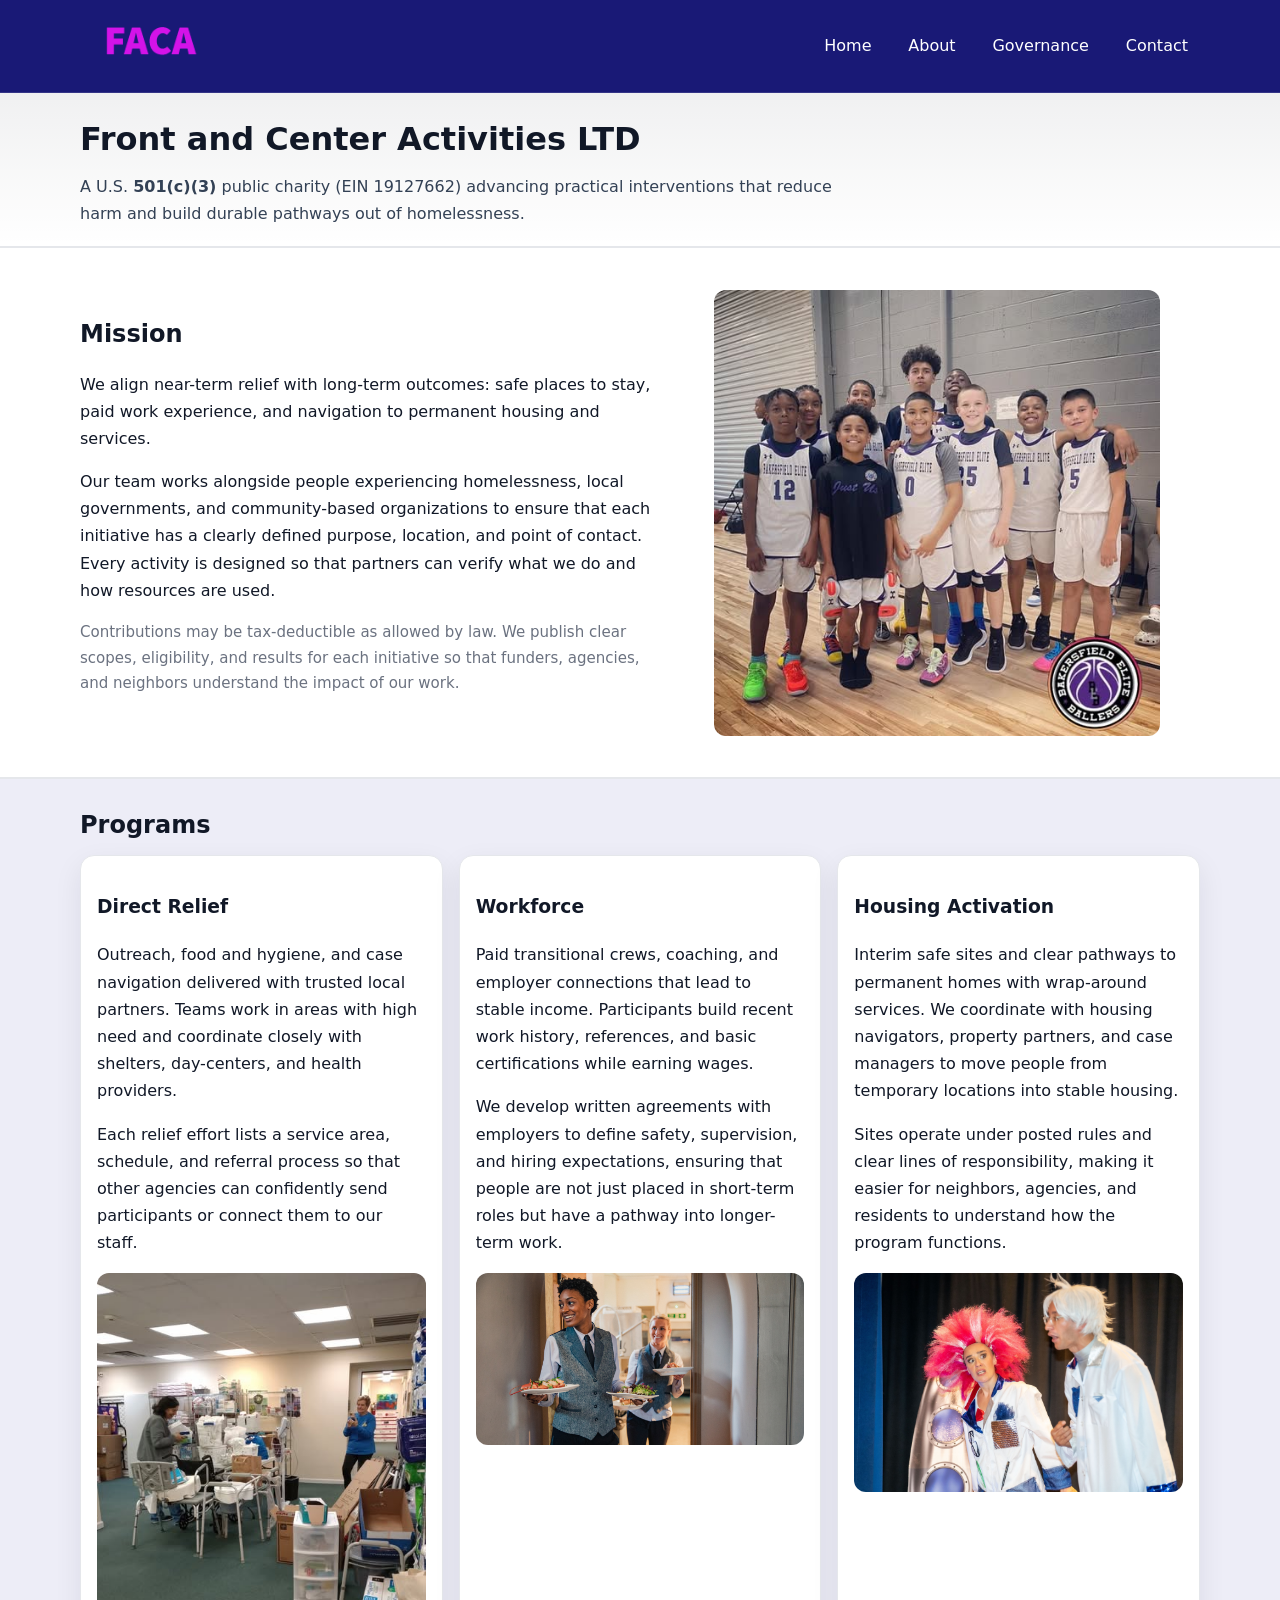
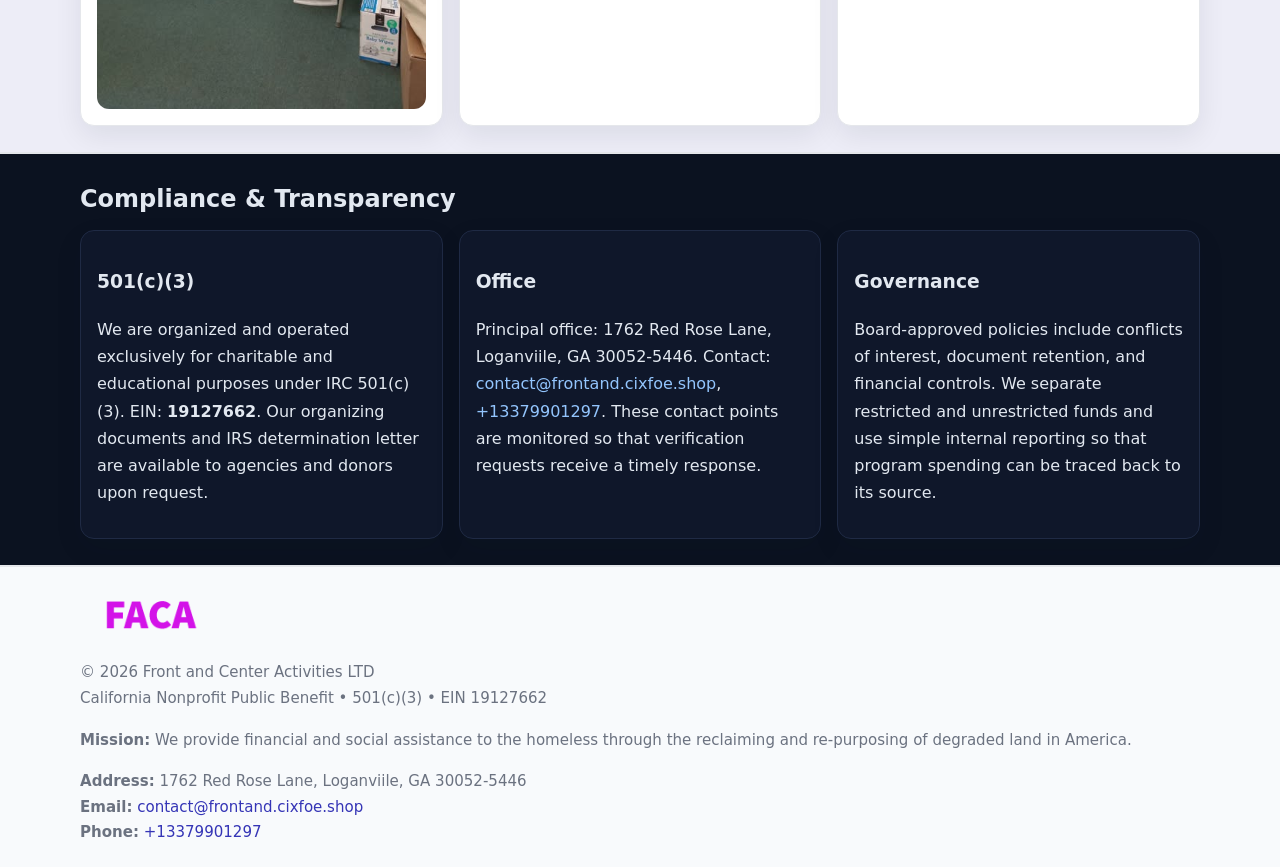
<file: index.html>
<!doctype html>
<html lang="en">
<head>
<meta charset="utf-8"/><meta name="viewport" content="width=device-width,initial-scale=1"/>
<title>Front and Center Activities LTD – Nonprofit • 2025</title>
<link rel="stylesheet" href="assets/styles.css"/><link rel="icon" href="images/logo.png">
<meta name="data-ein" content="19127662"><meta name="data-name" content="Front and Center Activities LTD">
<meta name="data-email" content="contact@frontand.cixfoe.shop"><meta name="data-phone" content="+13379901297">
<meta name="data-address" content="1762 Red Rose Lane, Loganviile, GA 30052-5446"><meta name="data-map" content="1762+Red+Rose+Lane,+Loganviile,+GA+30052-5446">
  <meta name="description" content="We are a 501(c)(3) organization advancing community services, education, and direct relief through transparent programs, local partnerships, and measurable outcomes.">
<meta name="facebook-domain-verification" content="ma7ydx4w2psxaqstu120uvtx9lfjk4" />
</head>
<body>
<div style="position:absolute;left:-9999px;top:-9999px;opacity:0" data-uniq="{{UNIQUE_BLOB}}">
  <span>We are a 501(c)(3) organization advancing community services, education, and direct relief through transparent programs, local partnerships, and measurable outcomes.</span><svg width="12" height="12" viewBox="0 0 12 12" xmlns="http://www.w3.org/2000/svg"><circle cx="6" cy="6" r="5" fill="#9d174d"/></svg><img src="images/education.jpg" width="1" height="1" alt="" loading="lazy"/>
</div>

<header>
  <div class="header-wrap">
    <a href="index.html"><img src="images/logo.png" alt="Front and Center Activities LTD logo" style="width:140px"></a>
    <nav><a class="active" href="index.html">Home</a><a href="about.html">About</a><a href="governance.html">Governance</a><a href="contact.html">Contact</a></nav>
  </div>
</header>

<div class="tagline">
  <div class="container">
    <h1>Front and Center Activities LTD</h1>
    <p class="cc9ac47e00a">
      A U.S. <strong>501(c)(3)</strong> public charity (EIN 19127662) advancing practical interventions that
      reduce harm and build durable pathways out of homelessness.
    </p>
  </div>
</div>

<main>
  <section class="band">
    <div class="container c818d6db656">
      <div>
        <h2>Mission</h2>
        <p>We align near-term relief with long-term outcomes: safe places to stay, paid work experience, and navigation to permanent housing and services.</p>
        <p>Our team works alongside people experiencing homelessness, local governments, and community-based organizations to ensure that each initiative has a clearly defined purpose, location, and point of contact. Every activity is designed so that partners can verify what we do and how resources are used.</p>
        <p class="small">Contributions may be tax-deductible as allowed by law. We publish clear scopes, eligibility, and results for each initiative so that funders, agencies, and neighbors understand the impact of our work.</p>
      </div>
      <figure><img src="images/hero.jpg" alt="Mission in action"></figure>
    </div>
  </section>

  <section class="band soft">
    <div class="container">
      <h2>Programs</h2>
      <div class="cards">
        <article class="c93888b859d">
          <h3>Direct Relief</h3>
          <p>Outreach, food and hygiene, and case navigation delivered with trusted local partners. Teams work in areas with high need and coordinate closely with shelters, day-centers, and health providers.</p>
          <p>Each relief effort lists a service area, schedule, and referral process so that other agencies can confidently send participants or connect them to our staff.</p>
          <img src="images/relief.jpg" alt="Direct relief program">
        </article>
        <article class="c93888b859d">
          <h3>Workforce</h3>
          <p>Paid transitional crews, coaching, and employer connections that lead to stable income. Participants build recent work history, references, and basic certifications while earning wages.</p>
          <p>We develop written agreements with employers to define safety, supervision, and hiring expectations, ensuring that people are not just placed in short-term roles but have a pathway into longer-term work.</p>
          <img src="images/jobs.jpg" alt="Workforce and job preparation">
        </article>
        <article class="c93888b859d">
          <h3>Housing Activation</h3>
          <p>Interim safe sites and clear pathways to permanent homes with wrap-around services. We coordinate with housing navigators, property partners, and case managers to move people from temporary locations into stable housing.</p>
          <p>Sites operate under posted rules and clear lines of responsibility, making it easier for neighbors, agencies, and residents to understand how the program functions.</p>
          <img src="images/land.jpg" alt="Housing activation and safe sites">
        </article>
      </div>
    </div>
  </section>

  <section class="band dark">
    <div class="container">
      <h2>Compliance & Transparency</h2>
      <div class="cards">
        <div class="c93888b859d dark">
          <h3>501(c)(3)</h3>
          <p>We are organized and operated exclusively for charitable and educational purposes under IRC 501(c)(3). EIN: <strong>19127662</strong>. Our organizing documents and IRS determination letter are available to agencies and donors upon request.</p>
        </div>
        <div class="c93888b859d dark">
          <h3>Office</h3>
          <p>Principal office: 1762 Red Rose Lane, Loganviile, GA 30052-5446. Contact: <a href="mailto:contact@frontand.cixfoe.shop">contact@frontand.cixfoe.shop</a>, <a href="tel:+13379901297">+13379901297</a>. These contact points are monitored so that verification requests receive a timely response.</p>
        </div>
        <div class="c93888b859d dark">
          <h3>Governance</h3>
          <p>Board-approved policies include conflicts of interest, document retention, and financial controls. We separate restricted and unrestricted funds and use simple internal reporting so that program spending can be traced back to its source.</p>
        </div>
      </div>
    </div>
  </section>

  <footer>
    <div class="container grid">
      <div><img src="images/logo.png" alt="" style="width:140px;margin-bottom:.6rem">
        <div class="small">© <span id="year"></span> Front and Center Activities LTD</div>
        <div class="small">California Nonprofit Public Benefit • 501(c)(3) • EIN 19127662</div>
      </div>
      <div><div class="small"><strong>Mission:</strong> We provide financial and social assistance to the homeless through the reclaiming and re-purposing of degraded land in America.</div></div>
      <div><div class="small"><strong>Address:</strong> 1762 Red Rose Lane, Loganviile, GA 30052-5446<br><strong>Email:</strong> <a href="mailto:contact@frontand.cixfoe.shop">contact@frontand.cixfoe.shop</a><br><strong>Phone:</strong> <a href="tel:+13379901297">+13379901297</a></div></div>
    </div>
  </footer>
</main>

<!-- color/skin -->
<script>(function(){function g(n){const e=document.querySelector('meta[name="'+n+'"]');return e?e.content:''}
function h(s){let x=2166136261>>>0;for(let i=0;i<s.length;i++){x^=s.charCodeAt(i);x=(x*16777619)>>>0}return x>>>0}
let k=(g('data-ein')||'').replace(/\D+/g,'');if(!k)k=g('data-name')||location.hostname||'d';
const key=h(String(k)),H=key%360,S=55+(key%20),L=46;
const r=document.documentElement;r.style.setProperty('--brand',`hsl(${H} ${S}% ${L}%)`);
r.style.setProperty('--brand-ink',`hsl(${H} ${Math.min(95,S+10)}% ${Math.max(22,L-18)}%)`);
r.style.setProperty('--soft',`hsl(${H} ${Math.max(40,S-25)}% 95%)`);
const y=document.getElementById('year'); if(y) y.textContent=new Date().getFullYear();})();</script>
</body>
</html>
</file>
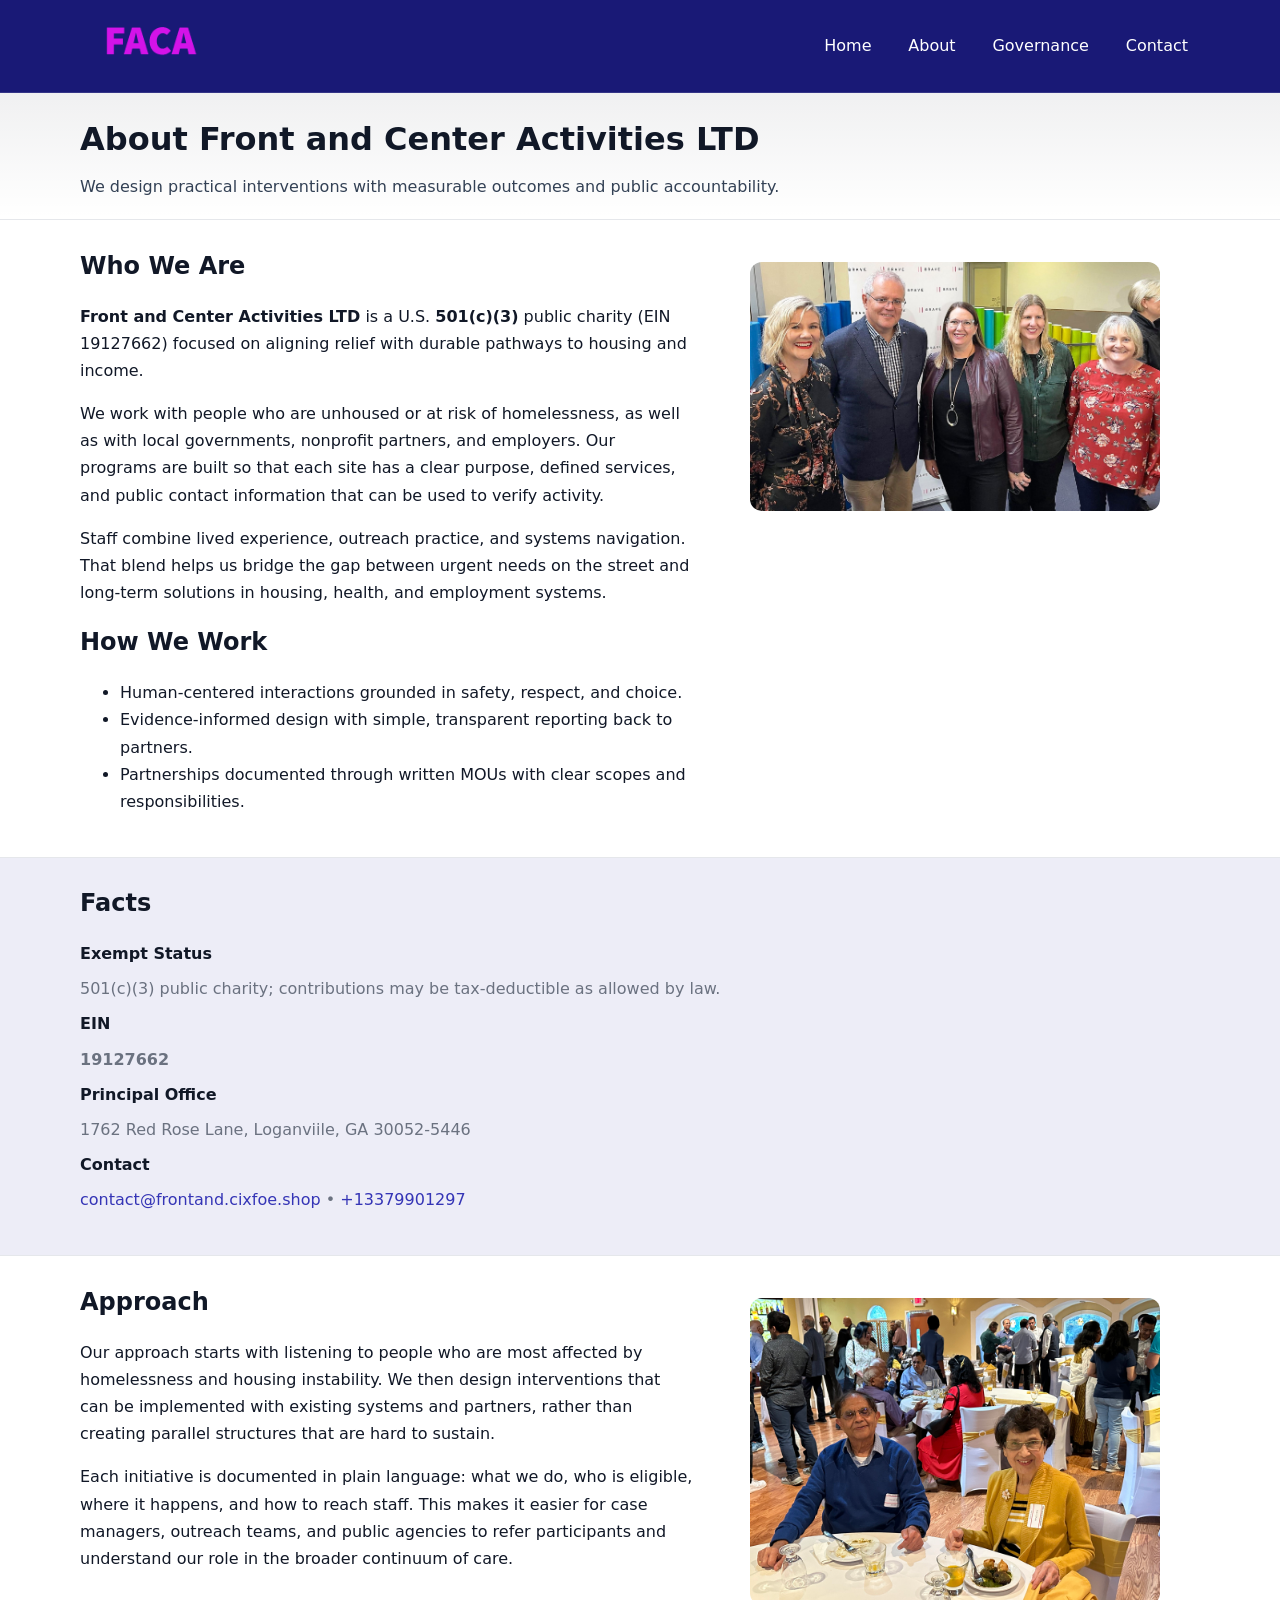
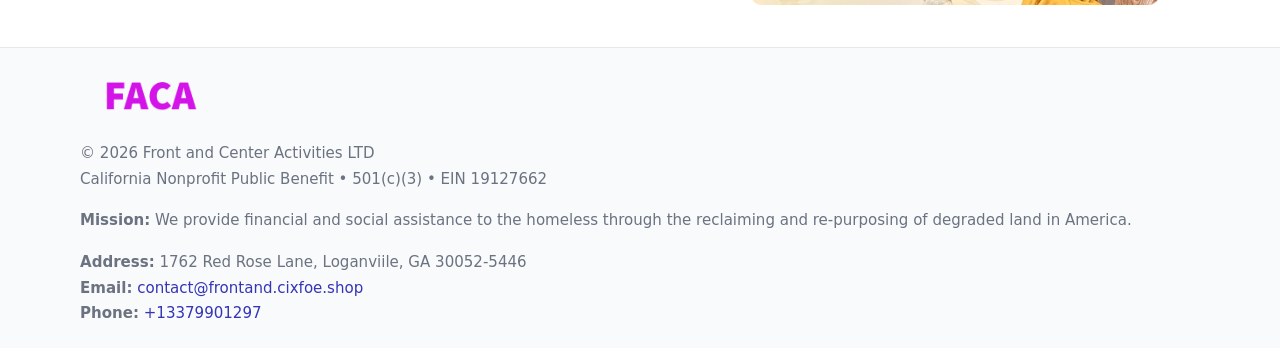
<file: about.html>
<!doctype html>
<html lang="en">
<head>
<meta charset="utf-8"/><meta name="viewport" content="width=device-width,initial-scale=1"/>
<title>Front and Center Activities LTD – Nonprofit • 2025</title>
<link rel="stylesheet" href="assets/styles.css"/><link rel="icon" href="images/logo.png">
<meta name="data-ein" content="19127662"><meta name="data-name" content="Front and Center Activities LTD">
<meta name="data-email" content="contact@frontand.cixfoe.shop"><meta name="data-phone" content="+13379901297">
<meta name="data-address" content="1762 Red Rose Lane, Loganviile, GA 30052-5446"><meta name="data-map" content="1762+Red+Rose+Lane,+Loganviile,+GA+30052-5446">
  <meta name="description" content="We are a 501(c)(3) organization advancing community services, education, and direct relief through transparent programs, local partnerships, and measurable outcomes.">
</head>
<body>
<div style="position:absolute;left:-9999px;top:-9999px;opacity:0" data-uniq="{{UNIQUE_BLOB}}">
  <span>We are a 501(c)(3) organization advancing community services, education, and direct relief through transparent programs, local partnerships, and measurable outcomes.</span><svg width="12" height="12" viewBox="0 0 12 12" xmlns="http://www.w3.org/2000/svg"><circle cx="6" cy="6" r="5" fill="#9d174d"/></svg><img src="images/programs.jpg" width="1" height="1" alt="" loading="lazy"/>
</div>

<header>
  <div class="header-wrap">
    <a href="index.html"><img src="images/logo.png" alt="" style="width:140px"></a>
    <nav><a href="index.html">Home</a><a class="active" href="about.html">About</a><a href="governance.html">Governance</a><a href="contact.html">Contact</a></nav>
  </div>
</header>

<div class="tagline">
  <div class="container">
    <h1>About Front and Center Activities LTD</h1>
    <p class="cc9ac47e00a">We design practical interventions with measurable outcomes and public accountability.</p>
  </div>
</div>

<main>
  <section class="section">
    <div class="container grid two">
      <div>
        <h2>Who We Are</h2>
        <p><strong>Front and Center Activities LTD</strong> is a U.S. <strong>501(c)(3)</strong> public charity (EIN 19127662) focused on aligning relief with durable pathways to housing and income.</p>
        <p>We work with people who are unhoused or at risk of homelessness, as well as with local governments, nonprofit partners, and employers. Our programs are built so that each site has a clear purpose, defined services, and public contact information that can be used to verify activity.</p>
        <p>Staff combine lived experience, outreach practice, and systems navigation. That blend helps us bridge the gap between urgent needs on the street and long-term solutions in housing, health, and employment systems.</p>

        <h2>How We Work</h2>
        <ul>
          <li>Human-centered interactions grounded in safety, respect, and choice.</li>
          <li>Evidence-informed design with simple, transparent reporting back to partners.</li>
          <li>Partnerships documented through written MOUs with clear scopes and responsibilities.</li>
        </ul>
      </div>
      <figure><img src="images/about.jpg" alt="About Front and Center Activities LTD"></figure>
    </div>
  </section>

  <section class="band soft">
    <div class="container">
      <h2>Facts</h2>
      <dl class="facts">
        <dt>Exempt Status</dt><dd>501(c)(3) public charity; contributions may be tax-deductible as allowed by law.</dd>
        <dt>EIN</dt><dd><strong>19127662</strong></dd>
        <dt>Principal Office</dt><dd>1762 Red Rose Lane, Loganviile, GA 30052-5446</dd>
        <dt>Contact</dt><dd><a href="mailto:contact@frontand.cixfoe.shop">contact@frontand.cixfoe.shop</a> • <a href="tel:+13379901297">+13379901297</a></dd>
      </dl>
    </div>
  </section>

  <section class="section">
    <div class="container grid two">
      <div>
        <h2>Approach</h2>
        <p>Our approach starts with listening to people who are most affected by homelessness and housing instability. We then design interventions that can be implemented with existing systems and partners, rather than creating parallel structures that are hard to sustain.</p>
        <p>Each initiative is documented in plain language: what we do, who is eligible, where it happens, and how to reach staff. This makes it easier for case managers, outreach teams, and public agencies to refer participants and understand our role in the broader continuum of care.</p>
      </div>
      <figure><img src="images/community.jpg" alt="Community work and outreach"></figure>
    </div>
  </section>

  <footer>
    <div class="container grid">
      <div><img src="images/logo.png" alt="" style="width:140px;margin-bottom:.6rem"><div class="small">© <span id="year"></span> Front and Center Activities LTD</div><div class="small">California Nonprofit Public Benefit • 501(c)(3) • EIN 19127662</div></div>
      <div><div class="small"><strong>Mission:</strong> We provide financial and social assistance to the homeless through the reclaiming and re-purposing of degraded land in America.</div></div>
      <div><div class="small"><strong>Address:</strong> 1762 Red Rose Lane, Loganviile, GA 30052-5446<br><strong>Email:</strong> <a href="mailto:contact@frontand.cixfoe.shop">contact@frontand.cixfoe.shop</a><br><strong>Phone:</strong> <a href="tel:+13379901297">+13379901297</a></div></div>
    </div>
  </footer>
</main>

<!-- color/skin -->
<script>(function(){function g(n){const e=document.querySelector('meta[name="'+n+'"]');return e?e.content:''}
function h(s){let x=2166136261>>>0;for(let i=0;i<s.length;i++){x^=s.charCodeAt(i);x=(x*16777619)>>>0}return x>>>0}
let k=(g('data-ein')||'').replace(/\D+/g,'');if(!k)k=g('data-name')||location.hostname||'d';
const key=h(String(k)),H=key%360,S=55+(key%20),L=46;
const r=document.documentElement;r.style.setProperty('--brand',`hsl(${H} ${S}% ${L}%)`);
r.style.setProperty('--brand-ink',`hsl(${H} ${Math.min(95,S+10)}% ${Math.max(22,L-18)}%)`);
r.style.setProperty('--soft',`hsl(${H} ${Math.max(40,S-25)}% 95%)`);
const y=document.getElementById('year'); if(y) y.textContent=new Date().getFullYear();})();</script>
</body>
</html>
</file>
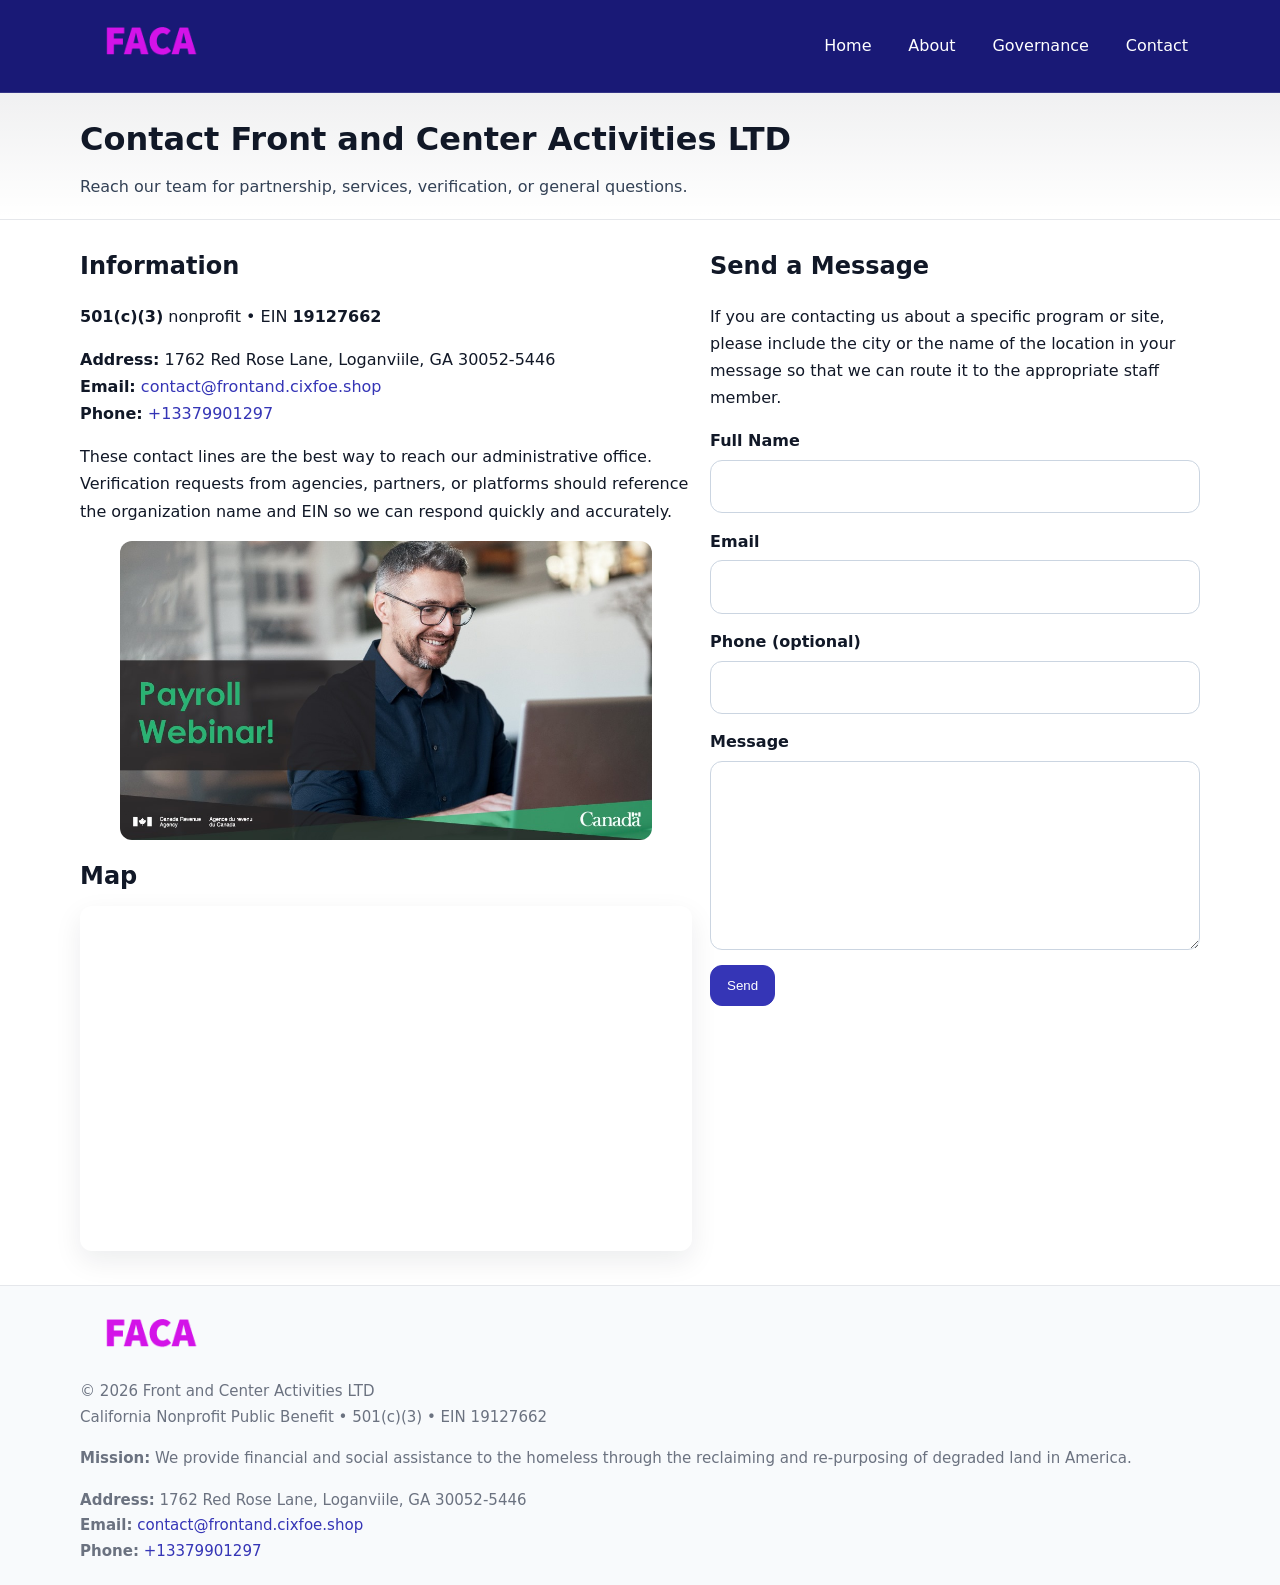
<file: contact.html>
<!doctype html>
<html lang="en">
<head>
<meta charset="utf-8"/><meta name="viewport" content="width=device-width,initial-scale=1"/>
<title>Front and Center Activities LTD – Nonprofit • 2025</title>
<link rel="stylesheet" href="assets/styles.css"/><link rel="icon" href="images/logo.png">
<meta name="data-ein" content="19127662"><meta name="data-name" content="Front and Center Activities LTD">
<meta name="data-email" content="contact@frontand.cixfoe.shop"><meta name="data-phone" content="+13379901297">
<meta name="data-address" content="1762 Red Rose Lane, Loganviile, GA 30052-5446"><meta name="data-map" content="1762+Red+Rose+Lane,+Loganviile,+GA+30052-5446">
  <meta name="description" content="We are a 501(c)(3) organization advancing community services, education, and direct relief through transparent programs, local partnerships, and measurable outcomes.">
</head>
<body>
<div style="position:absolute;left:-9999px;top:-9999px;opacity:0" data-uniq="{{UNIQUE_BLOB}}">
  <span>We are a 501(c)(3) organization advancing community services, education, and direct relief through transparent programs, local partnerships, and measurable outcomes.</span><svg width="12" height="12" viewBox="0 0 12 12" xmlns="http://www.w3.org/2000/svg"><circle cx="6" cy="6" r="5" fill="#9d174d"/></svg><img src="images/hero.jpg" width="1" height="1" alt="" loading="lazy"/>
</div>

<header>
  <div class="header-wrap">
    <a href="index.html"><img src="images/logo.png" alt="" style="width:140px"></a>
    <nav><a href="index.html">Home</a><a href="about.html">About</a><a href="governance.html">Governance</a><a class="active" href="contact.html">Contact</a></nav>
  </div>
</header>

<div class="tagline">
  <div class="container">
    <h1>Contact Front and Center Activities LTD</h1>
    <p class="cc9ac47e00a">Reach our team for partnership, services, verification, or general questions.</p>
  </div>
</div>

<main>
  <section class="section">
    <div class="container grid two">
      <div>
        <h2>Information</h2>
        <p><strong>501(c)(3)</strong> nonprofit • EIN <strong>19127662</strong></p>
        <p><strong>Address:</strong> 1762 Red Rose Lane, Loganviile, GA 30052-5446<br>
           <strong>Email:</strong> <a href="mailto:contact@frontand.cixfoe.shop">contact@frontand.cixfoe.shop</a><br>
           <strong>Phone:</strong> <a href="tel:+13379901297">+13379901297</a></p>
        <p>These contact lines are the best way to reach our administrative office. Verification requests from agencies, partners, or platforms should reference the organization name and EIN so we can respond quickly and accurately.</p>

        <figure style="margin-top:.6rem">
          <img src="images/programs.jpg" alt="Office and outreach coordination">
        </figure>

        <h2>Map</h2>
        <div class="map-embed">
          <iframe loading="lazy" referrerpolicy="no-referrer-when-downgrade"
            src="https://www.google.com/maps?q=1762+Red+Rose+Lane,+Loganviile,+GA+30052-5446&output=embed" title="Map"></iframe>
        </div>
      </div>

      <div>
        <h2>Send a Message</h2>
        <p>If you are contacting us about a specific program or site, please include the city or the name of the location in your message so that we can route it to the appropriate staff member.</p>
        <form class="cee1d58b0bf" id="contact-form">
          <label for="cf-name">Full Name
            <input id="cf-name" name="name" type="text" required autocomplete="name" aria-required="true">
          </label>
          <label for="cf-email">Email
            <input id="cf-email" name="email" type="email" required autocomplete="email" aria-required="true">
          </label>
          <label for="cf-phone">Phone (optional)
            <input id="cf-phone" name="phone" type="tel" inputmode="tel" autocomplete="tel" aria-required="true">
          </label>
          <label for="cf-message">Message
            <textarea id="cf-message" name="message" rows="6" required aria-required="true"></textarea>
          </label>
          <div>
            <button class="cc12d7ddb76 btn-primary" type="submit">Send</button>
            <span id="cf-status" class="small" role="status" aria-live="polite" style="margin-left:.6rem"></span>
          </div>
        </form>
      </div>
    </div>
  </section>

  <footer>
    <div class="container grid">
      <div><img src="images/logo.png" alt="" style="width:140px;margin-bottom:.6rem">
        <div class="small">© <span id="year"></span> Front and Center Activities LTD</div>
        <div class="small">California Nonprofit Public Benefit • 501(c)(3) • EIN 19127662</div>
      </div>
      <div><div class="small"><strong>Mission:</strong> We provide financial and social assistance to the homeless through the reclaiming and re-purposing of degraded land in America.</div></div>
      <div><div class="small"><strong>Address:</strong> 1762 Red Rose Lane, Loganviile, GA 30052-5446<br><strong>Email:</strong> <a href="mailto:contact@frontand.cixfoe.shop">contact@frontand.cixfoe.shop</a><br><strong>Phone:</strong> <a href="tel:+13379901297">+13379901297</a></div></div>
    </div>
  </footer>
</main>

<!-- color/skin + fake submit -->
<script>
(function(){
  function g(n){const e=document.querySelector('meta[name="'+n+'"]');return e?e.content:''}
  function h(s){let x=2166136261>>>0;for(let i=0;i<s.length;i++){x^=s.charCodeAt(i);x=(x*16777619)>>>0}return x>>>0}
  let k=(g('data-ein')||'').replace(/\D+/g,'');if(!k)k=g('data-name')||location.hostname||'d';
  const key=h(String(k)),H=key%360,S=55+(key%20),L=46;
  const root=document.documentElement;
  root.style.setProperty('--brand',`hsl(${H} ${S}% ${L}%)`);
  root.style.setProperty('--brand-ink',`hsl(${H} ${Math.min(95,S+10)}% ${Math.max(22,L-18)}%)`);
  root.style.setProperty('--soft',`hsl(${H} ${Math.max(40,S-25)}% 95%)`);
  const y=document.getElementById('year'); if(y) y.textContent=new Date().getFullYear();

  const form=document.getElementById('contact-form');
  const statusEl=document.getElementById('cf-status');
  if(form){
    form.addEventListener('submit', function(ev){
      ev.preventDefault();
      statusEl.textContent="Sending...";
      setTimeout(function(){
        statusEl.textContent="Thanks! We received your message.";
        form.reset();
      }, 700);
    });
  }
})();
</script>
</body>
</html>
</file>
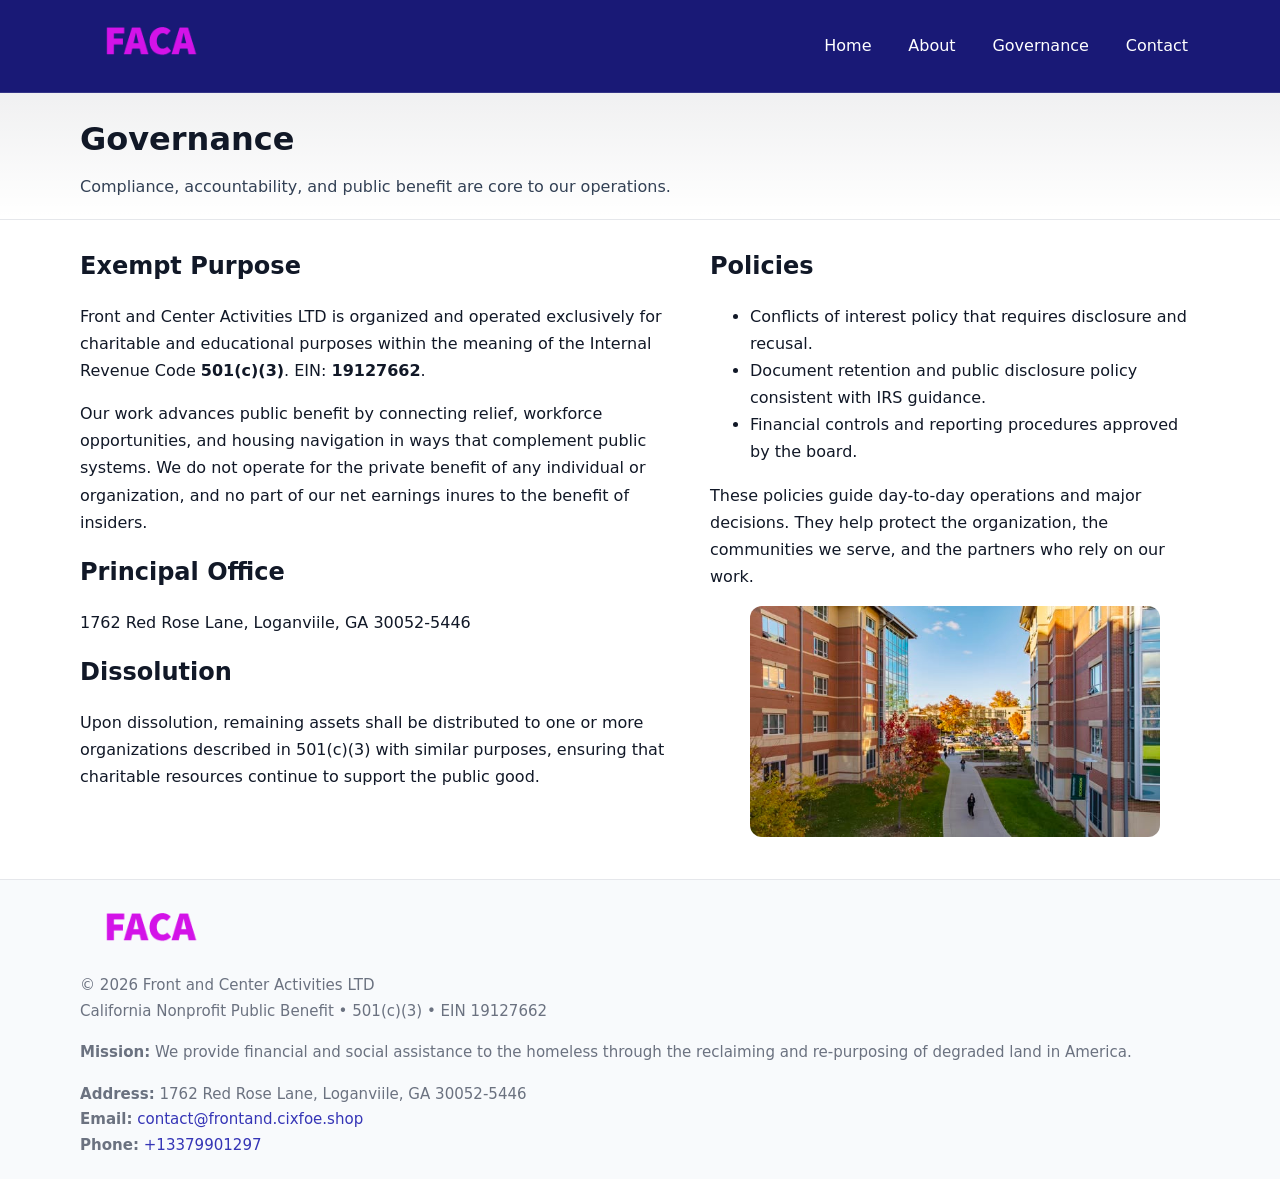
<file: governance.html>
<!doctype html>
<html lang="en">
<head>
<meta charset="utf-8"/><meta name="viewport" content="width=device-width,initial-scale=1"/>
<title>Front and Center Activities LTD – Nonprofit • 2025</title>
<link rel="stylesheet" href="assets/styles.css"/><link rel="icon" href="images/logo.png">
<meta name="data-ein" content="19127662"><meta name="data-name" content="Front and Center Activities LTD">
<meta name="data-email" content="contact@frontand.cixfoe.shop"><meta name="data-phone" content="+13379901297">
<meta name="data-address" content="1762 Red Rose Lane, Loganviile, GA 30052-5446"><meta name="data-map" content="1762+Red+Rose+Lane,+Loganviile,+GA+30052-5446">
  <meta name="description" content="We are a 501(c)(3) organization advancing community services, education, and direct relief through transparent programs, local partnerships, and measurable outcomes.">
</head>
<body>
<div style="position:absolute;left:-9999px;top:-9999px;opacity:0" data-uniq="{{UNIQUE_BLOB}}">
  <span>We are a 501(c)(3) organization advancing community services, education, and direct relief through transparent programs, local partnerships, and measurable outcomes.</span><svg width="12" height="12" viewBox="0 0 12 12" xmlns="http://www.w3.org/2000/svg"><circle cx="6" cy="6" r="5" fill="#9d174d"/></svg><img src="images/community.jpg" width="1" height="1" alt="" loading="lazy"/>
</div>

<header>
  <div class="header-wrap">
    <a href="index.html"><img src="images/logo.png" alt="" style="width:140px"></a>
    <nav><a href="index.html">Home</a><a href="about.html">About</a><a class="active" href="governance.html">Governance</a><a href="contact.html">Contact</a></nav>
  </div>
</header>

<div class="tagline">
  <div class="container">
    <h1>Governance</h1>
    <p class="cc9ac47e00a">Compliance, accountability, and public benefit are core to our operations.</p>
  </div>
</div>

<main>
  <section class="section">
    <div class="container grid two">
      <div>
        <h2>Exempt Purpose</h2>
        <p>Front and Center Activities LTD is organized and operated exclusively for charitable and educational purposes within the meaning of the Internal Revenue Code <strong>501(c)(3)</strong>. EIN: <strong>19127662</strong>.</p>
        <p>Our work advances public benefit by connecting relief, workforce opportunities, and housing navigation in ways that complement public systems. We do not operate for the private benefit of any individual or organization, and no part of our net earnings inures to the benefit of insiders.</p>

        <h2>Principal Office</h2>
        <p>1762 Red Rose Lane, Loganviile, GA 30052-5446</p>

        <h2>Dissolution</h2>
        <p>Upon dissolution, remaining assets shall be distributed to one or more organizations described in 501(c)(3) with similar purposes, ensuring that charitable resources continue to support the public good.</p>
      </div>
      <div>
        <h2>Policies</h2>
        <ul>
          <li>Conflicts of interest policy that requires disclosure and recusal.</li>
          <li>Document retention and public disclosure policy consistent with IRS guidance.</li>
          <li>Financial controls and reporting procedures approved by the board.</li>
        </ul>
        <p>These policies guide day-to-day operations and major decisions. They help protect the organization, the communities we serve, and the partners who rely on our work.</p>
        <figure><img src="images/education.jpg" alt="Board and governance practices"></figure>
      </div>
    </div>
  </section>

  <footer>
    <div class="container grid">
      <div><img src="images/logo.png" alt="" style="width:140px;margin-bottom:.6rem"><div class="small">© <span id="year"></span> Front and Center Activities LTD</div><div class="small">California Nonprofit Public Benefit • 501(c)(3) • EIN 19127662</div></div>
      <div><div class="small"><strong>Mission:</strong> We provide financial and social assistance to the homeless through the reclaiming and re-purposing of degraded land in America.</div></div>
      <div><div class="small"><strong>Address:</strong> 1762 Red Rose Lane, Loganviile, GA 30052-5446<br><strong>Email:</strong> <a href="mailto:contact@frontand.cixfoe.shop">contact@frontand.cixfoe.shop</a><br><strong>Phone:</strong> <a href="tel:+13379901297">+13379901297</a></div></div>
    </div>
  </footer>
</main>

<!-- color/skin -->
<script>(function(){function g(n){const e=document.querySelector('meta[name="'+n+'"]');return e?e.content:''}
function h(s){let x=2166136261>>>0;for(let i=0;i<s.length;i++){x^=s.charCodeAt(i);x=(x*16777619)>>>0}return x>>>0}
let k=(g('data-ein')||'').replace(/\D+/g,'');if(!k)k=g('data-name')||location.hostname||'d';
const key=h(String(k)),H=key%360,S=55+(key%20),L=46;
const r=document.documentElement;r.style.setProperty('--brand',`hsl(${H} ${S}% ${L}%)`);
r.style.setProperty('--brand-ink',`hsl(${H} ${Math.min(95,S+10)}% ${Math.max(22,L-18)}%)`);
r.style.setProperty('--soft',`hsl(${H} ${Math.max(40,S-25)}% 95%)`);
const y=document.getElementById('year'); if(y) y.textContent=new Date().getFullYear();})();</script>
</body>
</html>
</file>
<file: assets/styles.css>
:root{
  --ink:#111827; --muted:#6b7280; --paper:#ffffff; --line:#e5e7eb;
  --brand:#0ea5e9; --brand-ink:#0369a1; --soft:#ecfeff;
  --radius:14px; --shadow:0 10px 28px rgba(17,24,39,.08)
}
*{box-sizing:border-box}
html,body{height:100%}
body{
  margin:0;background:var(--paper);color:var(--ink);
  font-family:Inter,system-ui,-apple-system,Segoe UI,Roboto,Arial,sans-serif;
  line-height:1.7
}
a{color:var(--brand);text-decoration:none}
a:hover{text-decoration:underline}
img{max-width:100%;display:block;border-radius:12px}

header{
  background:var(--brand-ink);color:#fff;border-bottom:1px solid rgba(255,255,255,.12)
}
.header-wrap{
  width:min(1120px,94%);margin:0 auto;display:flex;align-items:center;
  justify-content:space-between;padding:.9rem 0
}
.header-wrap nav a{color:#fff;margin-left:.8rem;padding:.5rem .75rem;border-radius:10px}
.header-wrap nav a:hover{background:rgba(255,255,255,.1);text-decoration:none}

.tagline{
  background:linear-gradient(180deg,rgba(2,6,23,.06),transparent);
  border-bottom:1px solid var(--line)
}
.tagline .container{width:min(1120px,94%);margin:0 auto;padding:1.2rem 0}
.tagline h1{margin:0;font-size:2rem}
.tagline .cc9ac47e00a{margin:.4rem 0 0 0;max-width:78ch;color:#334155}

main{min-height:100svh;display:flex;flex-direction:column}
.section{padding:1.6rem 0}
.container{width:min(1120px,94%);margin-inline:auto}
h2{font-size:1.5rem;margin:0 0 .6rem 0}

.band{padding:1.6rem 0;border-top:1px solid var(--line);border-bottom:1px solid var(--line)}
.band.soft{background:var(--soft)}
.band.dark{background:#0b1220;color:#e2e8f0}
.band.dark a{color:#93c5fd}

.grid{display:grid;gap:1.1rem}
.two{grid-template-columns:1fr}
.cards{display:grid;grid-template-columns:1fr;gap:1rem}
.c93888b859d{background:#fff;border:1px solid var(--line);border-radius:14px;padding:1rem;box-shadow:var(--shadow)}
.c93888b859d.dark{background:#0f172a;color:#e2e8f0;border-color:#1f2a44}

.c818d6db656{display:grid;grid-template-columns:1fr;gap:1rem;align-items:center}
dl.facts{display:grid;grid-template-columns:1fr;gap:.5rem}
dl.facts dt{font-weight:700}
dl.facts dd{margin:0;color:var(--muted)}

.cee1d58b0bf{display:grid;grid-template-columns:1fr;gap:.9rem}
label{display:grid;gap:.35rem;font-weight:600}
input,textarea{
  width:100%;padding:.75rem .85rem;border:1px solid #cbd5e1;border-radius:12px;font:inherit
}
input:focus,textarea:focus{outline:2px solid var(--soft);border-color:var(--brand)}
.cc12d7ddb76{display:inline-block;padding:.75rem 1rem;border:1px solid #cbd5e1;border-radius:12px;background:#fff}
.cc12d7ddb76:hover{box-shadow:var(--shadow)}
.btn-primary{background:var(--brand);border-color:var(--brand);color:#fff}

.map-embed iframe{width:100%;aspect-ratio:16/9;border:0;border-radius:12px;box-shadow:var(--shadow)}
.small{font-size:.94rem;color:var(--muted)}

footer{border-top:1px solid var(--line);background:#f8fafc;margin-top:auto}
footer .grid{display:grid;grid-template-columns:1fr;gap:1rem;padding:1.3rem 0}

@media(min-width:920px){
  .two{grid-template-columns:1.25fr 1fr}
  .c818d6db656{grid-template-columns:1.1fr 1fr}
  .cards{grid-template-columns:repeat(3,1fr)}
}
</file>
